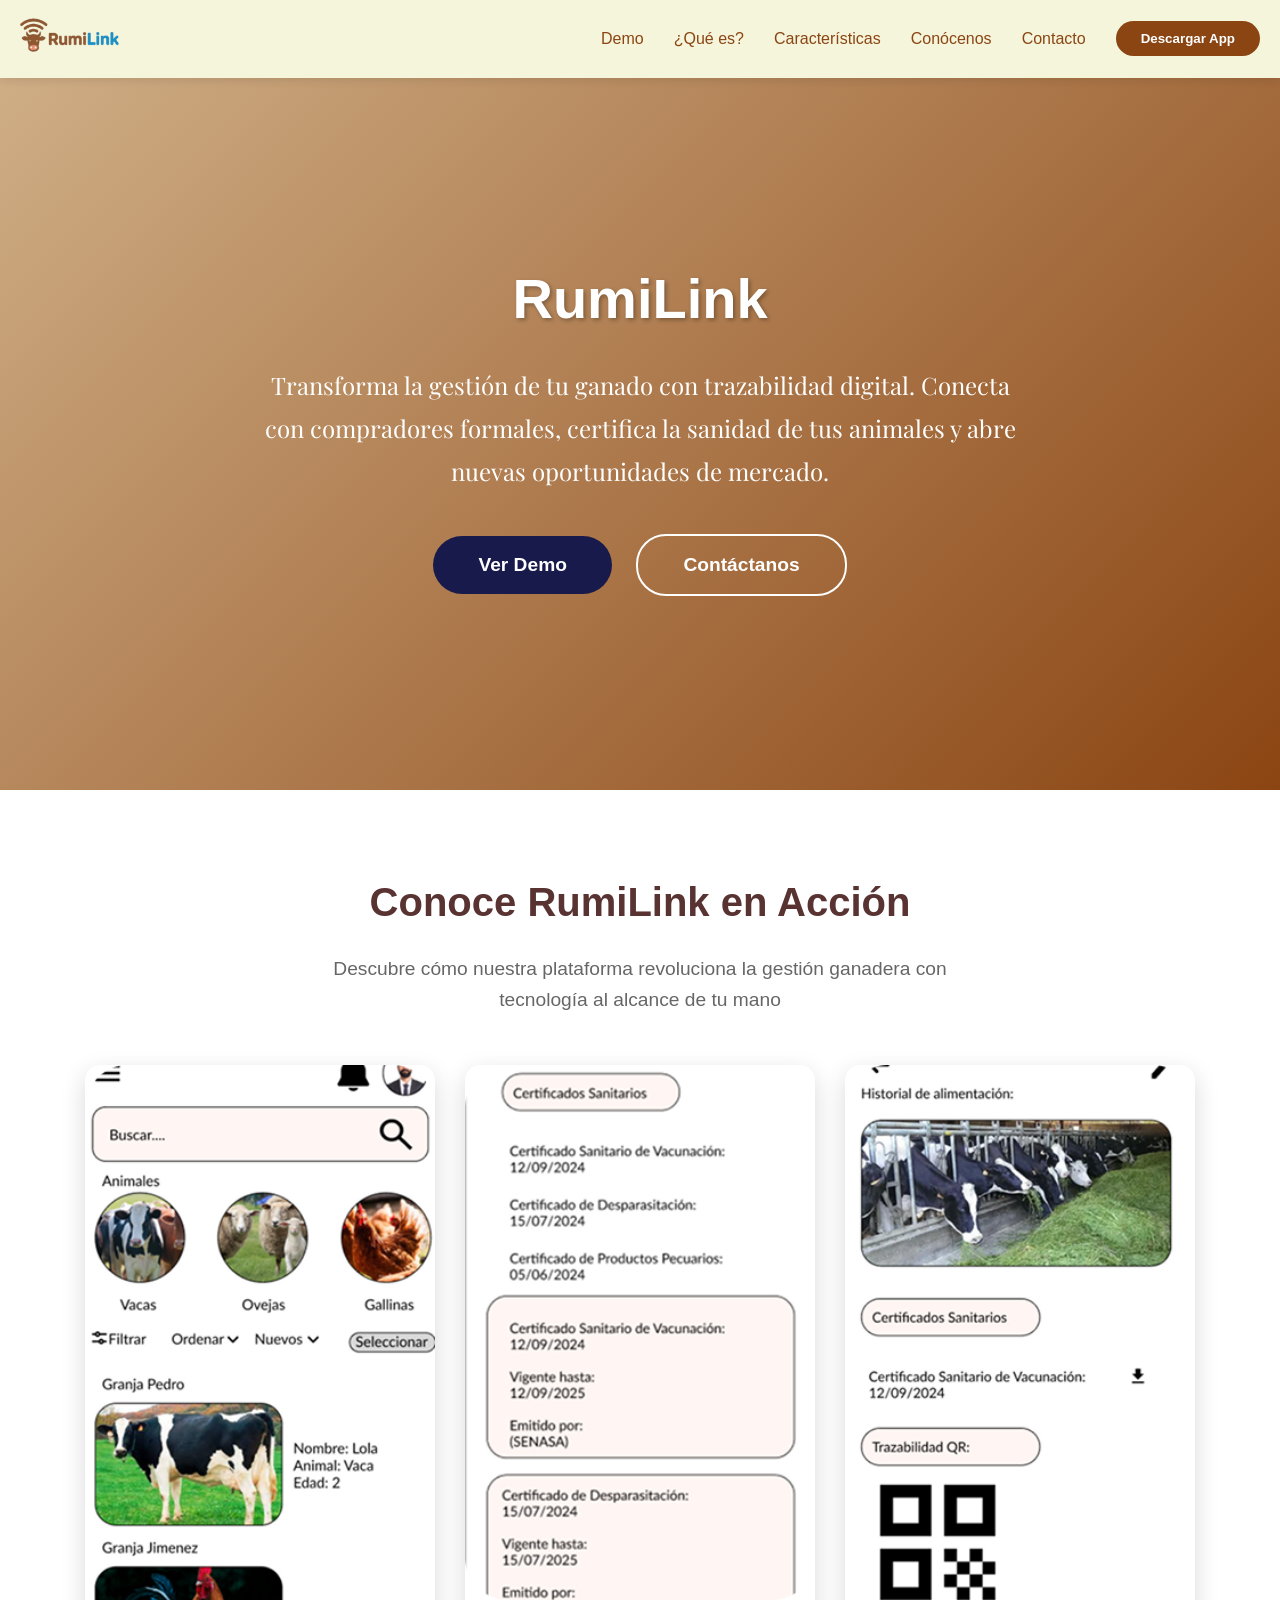
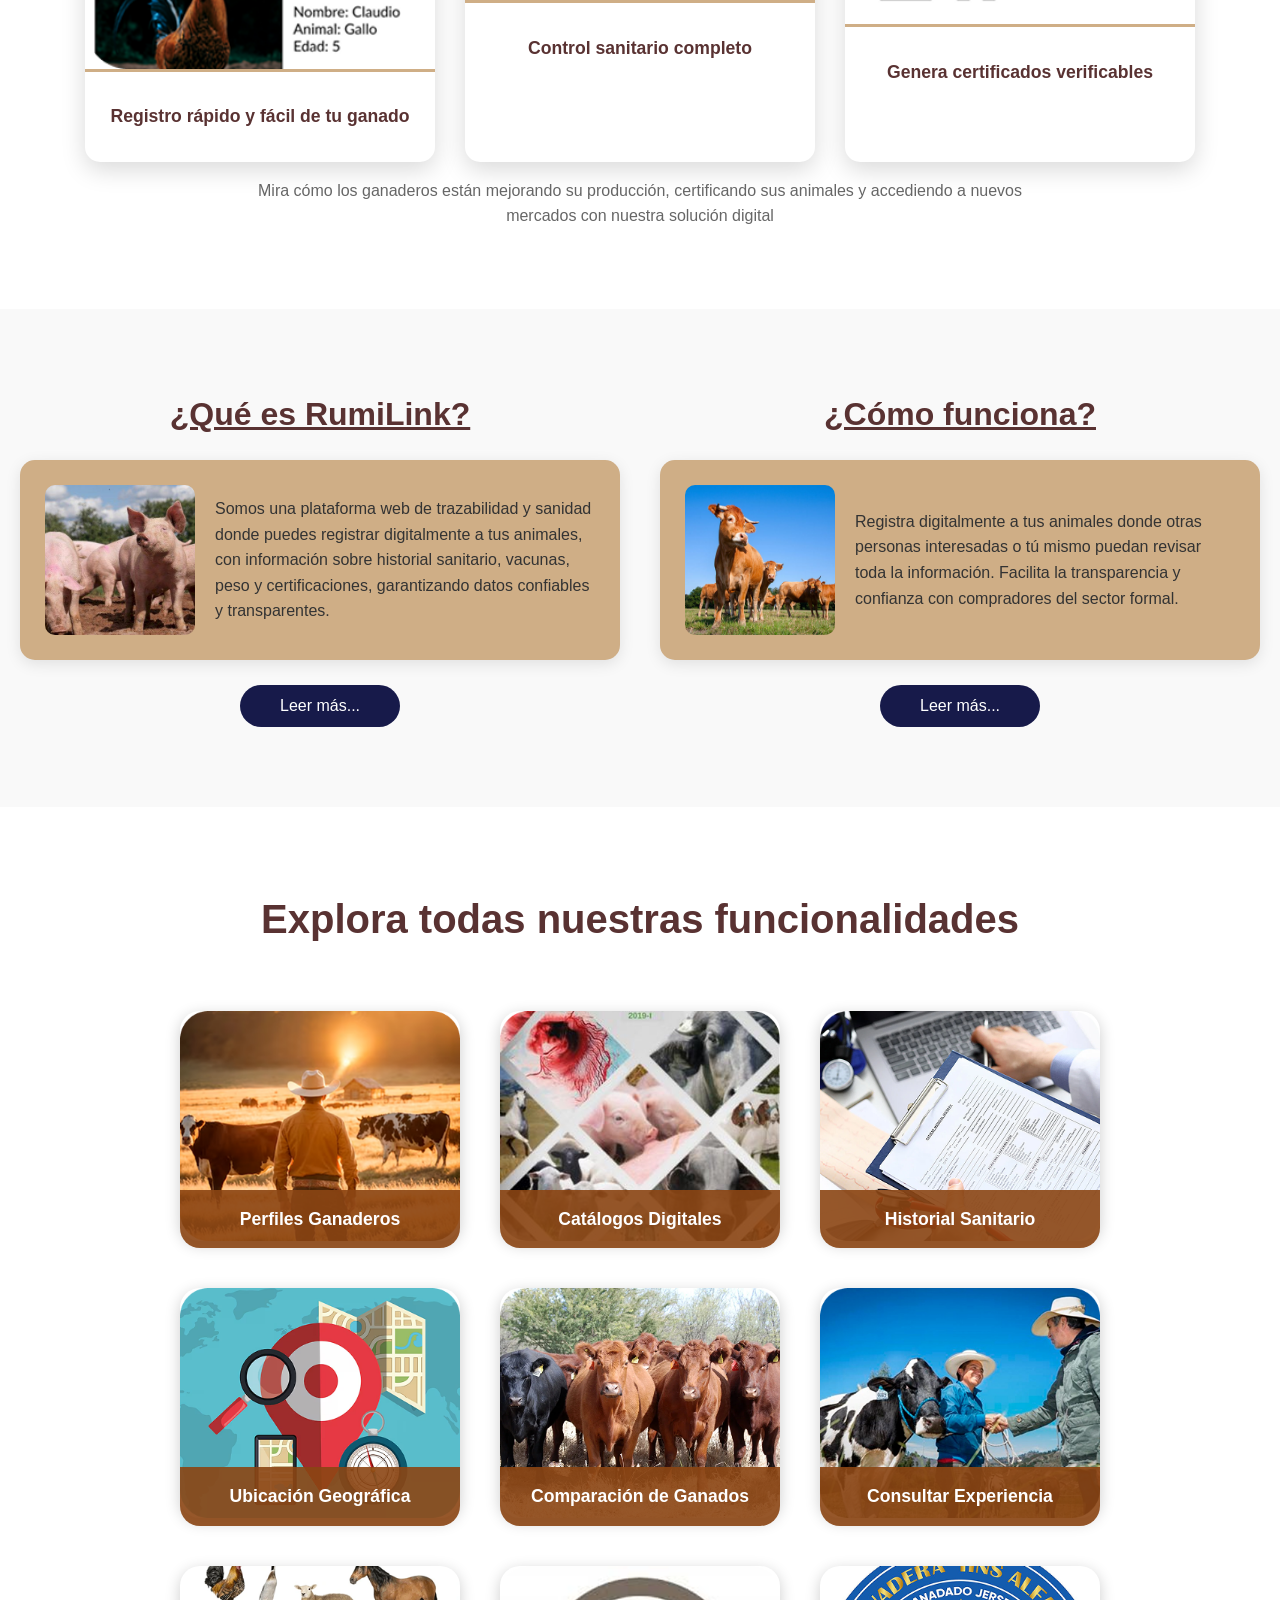
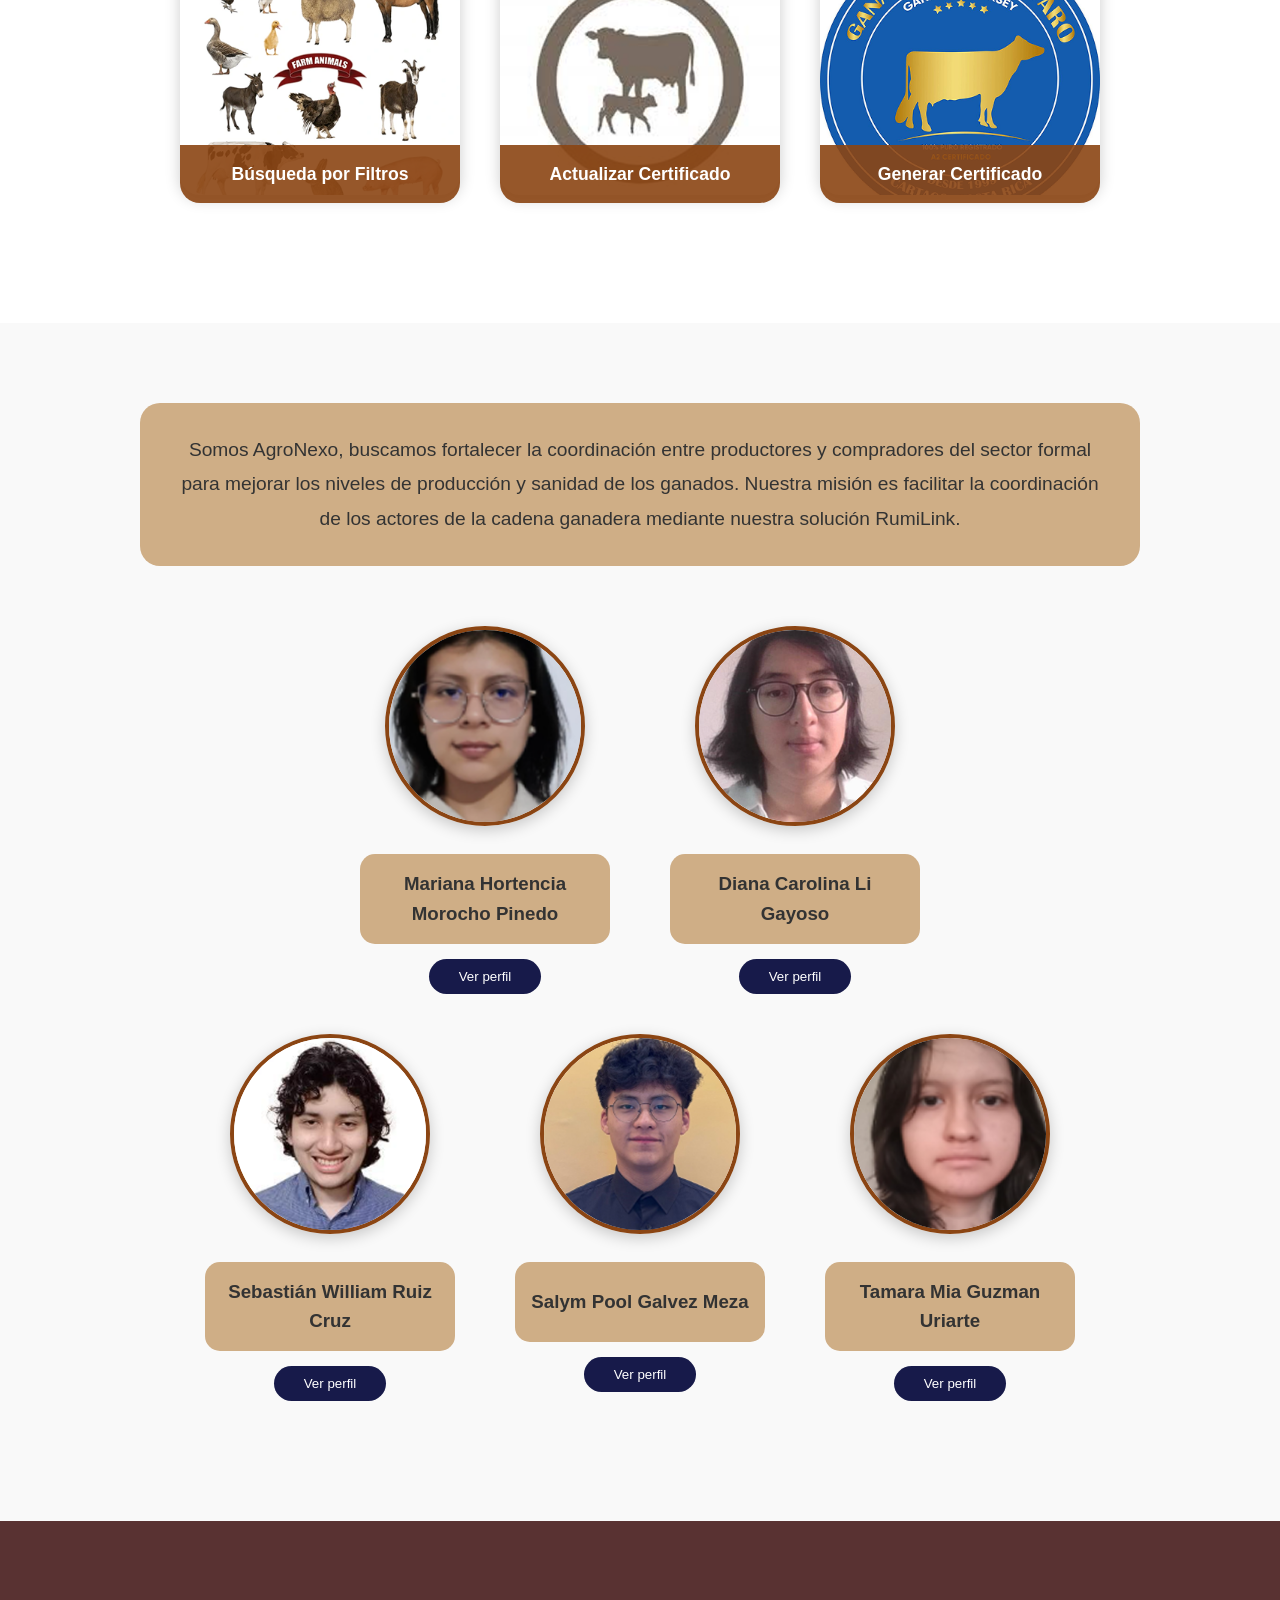
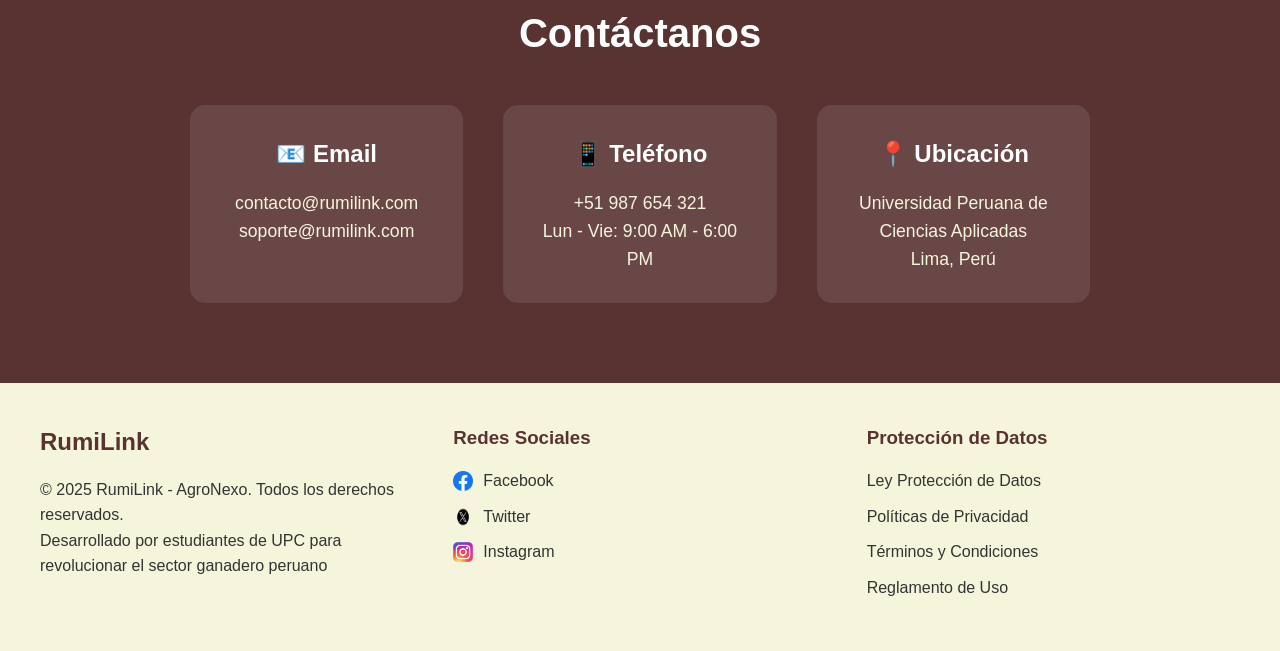
<file: index.html>
<!DOCTYPE html>
<html lang="es">
<head>
    <meta charset="UTF-8">
    <meta name="viewport" content="width=device-width, initial-scale=1.0">
    <title>RumiLink - Trazabilidad Ganadera Digital</title>
    <link rel="icon" type="image/png" href="Imagenes/LogoRumi.png">
    <link rel="stylesheet" href="styles.css">
</head>
<body>
    <!-- Header -->
    <nav class="topheader">
        <a href="#" class="logo">
            <img src="Imagenes/RumiLink_.png" alt="RumiLink Logo">
        </a>
        <button class="menu-toggle" onclick="toggleMenu()">☰</button>
        <ul class="Menu_Horizontal" id="mainMenu">
            <li><a href="#demo">Demo</a></li>
            <li><a href="#que-es">¿Qué es?</a></li>
            <li><a href="#caracteristicas">Características</a></li>
            <li><a href="#conocenos">Conócenos</a></li>
            <li><a href="#contacto">Contacto</a></li>
            <li><button class="btn-download">Descargar App</button></li>
        </ul>
    </nav>

    <!-- Hero Section con Pitch -->
    <section class="hero-section">
        <div class="hero-content">
            <h1>RumiLink</h1>
            <p class="pitch-message">
                Transforma la gestión de tu ganado con trazabilidad digital. 
                Conecta con compradores formales, certifica la sanidad de tus animales 
                y abre nuevas oportunidades de mercado.
            </p>
            <button class="cta-primary" onclick="window.location.href='#demo'">Ver Demo</button>
            <button class="cta-secondary" onclick="window.location.href='#contacto'">Contáctanos</button>
        </div>
    </section>

    <!--Demo Section -->
    <section class="demo-section" id="demo">
        <h2>Conoce RumiLink en Acción</h2>
        <p class="subtitle">
            Descubre cómo nuestra plataforma revoluciona la gestión ganadera con tecnología al alcance de tu mano
        </p>
        <div class="screenshots-gallery">
            <div class="screenshot-item">
                <img src="Imagenes/funcion9.png" alt="Registro de ganado en RumiLink">
                <p class="screenshot-caption">Registro rápido y fácil de tu ganado</p>
            </div>
            <div class="screenshot-item">
                <img src="Imagenes/funcion3.png" alt="Control sanitario digital">
                <p class="screenshot-caption">Control sanitario completo</p>
            </div>
            <div class="screenshot-item">
                <img src="Imagenes/funcion5.png" alt="Certificados digitales">
                <p class="screenshot-caption">Genera certificados verificables</p>
            </div>
        </div>
        <p style="color: #666; max-width: 800px; margin: 0 auto;">
            Mira cómo los ganaderos están mejorando su producción, certificando sus animales 
            y accediendo a nuevos mercados con nuestra solución digital
        </p>
    </section>

    <!-- ¿Qué es? / ¿Cómo funciona? -->
    <section class="descripcion" id="que-es">
        <div class="que-es">
            <h1>¿Qué es RumiLink?</h1>
            <div class="cont-que-es">
                <img src="Imagenes/cerdo.jpeg" alt="Plataforma Digital">
                <p>
                    Somos una plataforma web de trazabilidad y sanidad donde puedes registrar 
                    digitalmente a tus animales, con información sobre historial sanitario, 
                    vacunas, peso y certificaciones, garantizando datos confiables y transparentes.
                </p>
            </div>
            <button class="btn-leer-mas">Leer más...</button>
        </div>
        <div class="como-funciona">
            <h1>¿Cómo funciona?</h1>
            <div class="cont-funciona">
                <img src="Imagenes/vaca.jpg" alt="Sistema de Registro">
                <p>
                    Registra digitalmente a tus animales donde otras personas interesadas 
                    o tú mismo puedan revisar toda la información. Facilita la transparencia 
                    y confianza con compradores del sector formal.
                </p>
            </div>
            <button class="btn-leer-mas">Leer más...</button>
        </div>
    </section>

    <!-- Características -->
    <section class="gral-caracteristicas" id="caracteristicas">
        <h1>Explora todas nuestras funcionalidades</h1>
        <div class="contenedor-caracteristicas">
            <div class="caracteristica">
                <img src="Imagenes/feat1.png" alt="Perfiles Ganaderos">
                <h2>Perfiles Ganaderos</h2>
            </div>
            <div class="caracteristica">
                <img src="Imagenes/feat2.png" alt="Catálogos">
                <h2>Catálogos Digitales</h2>
            </div>
            <div class="caracteristica">
                <img src="Imagenes/feat3.png" alt="Historial">
                <h2>Historial Sanitario</h2>
            </div>
        </div>
        <div class="contenedor-caracteristicas">
            <div class="caracteristica">
                <img src="Imagenes/feat4.png" alt="Ubicación">
                <h2>Ubicación Geográfica</h2>
            </div>
            <div class="caracteristica">
                <img src="Imagenes/feat5.png" alt="Comparación">
                <h2>Comparación de Ganados</h2>
            </div>
            <div class="caracteristica">
                <img src="Imagenes/feat6.png" alt="Experiencia">
                <h2>Consultar Experiencia</h2>
            </div>
        </div>
        <div class="contenedor-caracteristicas">
            <div class="caracteristica">
                <img src="Imagenes/feat7.png" alt="Búsqueda">
                <h2>Búsqueda por Filtros</h2>
            </div>
            <div class="caracteristica">
                <img src="Imagenes/feat8.png" alt="Actualizar">
                <h2>Actualizar Certificado</h2>
            </div>
            <div class="caracteristica">
                <img src="Imagenes/feat9.png" alt="Generar">
                <h2>Generar Certificado</h2>
            </div>
        </div>
    </section>

    <!-- Conócenos -->
    <section class="gral-conocenos" id="conocenos">
        <p>
            Somos AgroNexo, buscamos fortalecer la coordinación entre productores y compradores 
            del sector formal para mejorar los niveles de producción y sanidad de los ganados. 
            Nuestra misión es facilitar la coordinación de los actores de la cadena ganadera 
            mediante nuestra solución RumiLink.
        </p>
        <div class="Integrantes">
         
            <div class="integrante">
                <img src="Imagenes/integrante2.png" alt="Mariana Morocho">
                <h3>Mariana Hortencia Morocho Pinedo</h3>
                <button>Ver perfil</button>
            </div>
            <div class="integrante">
                <img src="Imagenes/integrante3.png" alt="Diana Li">
                <h3>Diana Carolina Li Gayoso</h3>
                <button>Ver perfil</button>
            </div>
        </div>
        <div class="Integrantes">
            <div class="integrante">
                <img src="Imagenes/integrante4.png" alt="Sebastián Ruiz">
                <h3>Sebastián William Ruiz Cruz</h3>
                <button>Ver perfil</button>
            </div>
            <div class="integrante">
                <img src="Imagenes/integrante5.png" alt="Salym Galvez">
                <h3>Salym Pool Galvez Meza</h3>
                <button>Ver perfil</button>
            </div>
            <div class="integrante">
                <img src="Imagenes/integrante6.png" alt="Tamara Guzman">
                <h3>Tamara Mia Guzman Uriarte</h3>
                <button>Ver perfil</button>
            </div>
        </div>
    </section>

    <!-- Contacto Section -->
    <section class="contacto-section" id="contacto">
        <h2>Contáctanos</h2>
        <div class="contacto-info">
            <div class="contacto-item">
                <h3>📧 Email</h3>
                <p><a href="mailto:contacto@rumilink.com">contacto@rumilink.com</a></p>
                <p><a href="mailto:soporte@rumilink.com">soporte@rumilink.com</a></p>
            </div>
            <div class="contacto-item">
                <h3>📱 Teléfono</h3>
                <p><a href="tel:+51987654321">+51 987 654 321</a></p>
                <p>Lun - Vie: 9:00 AM - 6:00 PM</p>
            </div>
            <div class="contacto-item">
                <h3>📍 Ubicación</h3>
                <p>Universidad Peruana de Ciencias Aplicadas</p>
                <p>Lima, Perú</p>
            </div>
        </div>
    </section>

    <!-- Footer -->
    <section class="seccion-footer">
        <div class="cont-gral-footer">
            <div class="footer-info">
                <h2>RumiLink</h2>
                <p>© 2025 RumiLink - AgroNexo. Todos los derechos reservados.</p>
                <p>Desarrollado por estudiantes de UPC para revolucionar el sector ganadero peruano</p>
            </div>
            <div class="footer-redes">
                <h3>Redes Sociales</h3>
                <ul class="lista-redes">
                    <li>
                        <img src="Imagenes/Facebook.png" alt="Facebook" width="20" height="20">
                        <a href="https://www.facebook.com/profile.php?id=61584659193154" target="_blank">Facebook</a>
                    </li>
                    <li>
                        <img src="Imagenes/x.png" alt="Twitter" width="20" height="20">
                        <a href="https://x.com/NexoAgro" target="_blank">Twitter</a>
                    </li>
                    <li>
                        <img src="Imagenes/Instagram.png" alt="Instagram" width="20" height="20">
                        <a href="https://www.instagram.com/agron_exo/" target="_blank">Instagram</a>
                    </li>
                </ul>
            </div>
            <div class="footer-politica">
                <h3>Protección de Datos</h3>
                <ul class="lista-proteccion">
                    <li><a href="PDFs/Ley_Proteccion_Datospdf.pdf" target="_blank">Ley Protección de Datos</a></li>
                    <li><a href="#">Políticas de Privacidad</a></li>
                    <li><a href="#">Términos y Condiciones</a></li>
                    <li><a href="#">Reglamento de Uso</a></li>
                </ul>
            </div>
        </div>
    </section>

    <script>
        function toggleMenu() {
            const menu = document.getElementById('mainMenu');
            menu.classList.toggle('active');
        }

        // Cerrar menú al hacer clic en un enlace (móvil)
        document.querySelectorAll('.Menu_Horizontal a').forEach(link => {
            link.addEventListener('click', () => {
                if (window.innerWidth <= 768) {
                    document.getElementById('mainMenu').classList.remove('active');
                }
            });
        });
    </script>
</body>
</html>
</file>
<file: styles.css>
@import url('https://fonts.googleapis.com/css2?family=Oswald:wght@200..700&family=Playfair+Display:ital,wght@0,400..900;1,400..900&family=Roboto:ital,wght@0,100..900;1,100..900&display=swap');
/* Reset y configuración base */
* {
    margin: 0;
    padding: 0;
    box-sizing: border-box;
}

body {
    font-family: 'Segoe UI', Tahoma, Geneva, Verdana, sans-serif;
    line-height: 1.6;
    color: #333;
}

html {
    scroll-behavior: smooth;
    scroll-padding-top: 80px;
}

/* ==================== HEADER ==================== */
.topheader {
    position: fixed;
    top: 0;
    left: 0;
    background-color: #f5f5dc;
    width: 100%;
    padding: 15px 20px;
    display: flex;
    justify-content: space-between;
    align-items: center;
    z-index: 1000;
    box-shadow: 0 2px 10px rgba(0,0,0,0.1);
}

.logo img {
    height: 40px;
    width: auto;
}

.menu-toggle {
    display: none;
    background: none;
    border: none;
    font-size: 28px;
    color: #8b4513;
    cursor: pointer;
}

.Menu_Horizontal {
    list-style: none;
    display: flex;
    gap: 30px;
    align-items: center;
}

.Menu_Horizontal li a {
    text-decoration: none;
    color: #8b4513;
    font-weight: 500;
    transition: all 0.3s;
}

.Menu_Horizontal li a:hover {
    color: #654321;
    text-decoration: underline;
}

.Menu_Horizontal .btn-download {
    background-color: #8b4513;
    color: white;
    padding: 10px 25px;
    border-radius: 25px;
    border: none;
    cursor: pointer;
    font-weight: 600;
    transition: all 0.3s;
}

.Menu_Horizontal .btn-download:hover {
    background-color: #654321;
    transform: translateY(-2px);
    box-shadow: 0 4px 8px rgba(0,0,0,0.2);
}

/* ==================== HERO SECTION ==================== */
.hero-section {
    margin-top: 70px;
    position: relative;
    height: 80vh;
    min-height: 500px;
    display: flex;
    align-items: center;
    justify-content: center;
    background: linear-gradient(135deg, #cfae86 0%, #8b4513 100%);
    overflow: hidden;
}

.hero-content {
    text-align: center;
    color: white;
    z-index: 2;
    padding: 20px;
    max-width: 800px;
}

.hero-content h1 {
    font-size: 3.5rem;
    margin-bottom: 20px;
    text-shadow: 2px 2px 4px rgba(0,0,0,0.3);
}

.hero-content .pitch-message {
    font-family: "Playfair Display", serif;
    font-size: 1.5rem;
    margin-bottom: 30px;
    line-height: 1.8;
}

.cta-primary {
    background-color: #171a4a;
    color: white;
    padding: 18px 45px;
    font-size: 1.2rem;
    border: none;
    border-radius: 30px;
    cursor: pointer;
    transition: all 0.3s;
    margin: 10px;
    font-weight: 600;
}

.cta-primary:hover {
    background-color: #0f1234;
    transform: scale(1.05);
    box-shadow: 0 6px 20px rgba(0,0,0,0.3);
}

.cta-secondary {
    background-color: transparent;
    color: white;
    padding: 18px 45px;
    font-size: 1.2rem;
    border: 2px solid white;
    border-radius: 30px;
    cursor: pointer;
    transition: all 0.3s;
    margin: 10px;
    font-weight: 600;
}

.cta-secondary:hover {
    background-color: white;
    color: #8b4513;
}

/* ==================== DEMO SECTION ==================== */
.demo-section {
    padding: 80px 20px;
    background-color: #fff;
    text-align: center;
}

.demo-section h2 {
    font-size: 2.5rem;
    color: #593232;
    margin-bottom: 20px;
}

.demo-section .subtitle {
    font-size: 1.2rem;
    color: #666;
    margin-bottom: 50px;
    max-width: 700px;
    margin-left: auto;
    margin-right: auto;
}

.video-container {
    max-width: 900px;
    margin: 0 auto 40px;
    border-radius: 15px;
    overflow: hidden;
    box-shadow: 0 10px 30px rgba(0,0,0,0.2);
    background-color: #cfae86;
    padding: 20px;
}

/* Galería de Screenshots */
.screenshots-gallery {
    display: flex;
    flex-wrap: wrap;
    gap: 30px;
    justify-content: center;
    max-width: 1200px;
    margin: 0 auto;
    margin-bottom: 1rem;
}

.screenshot-item {
    flex: 1;
    min-width: 280px;
    max-width: 350px;
    background-color: #fff;
    border-radius: 15px;
    overflow: hidden;
    box-shadow: 0 8px 25px rgba(0,0,0,0.15);
    transition: transform 0.3s, box-shadow 0.3s;
    display: flex;
    flex-direction: column;
}

.screenshot-item:hover {
    transform: translateY(-10px);
    box-shadow: 0 12px 35px rgba(0,0,0,0.25);
}

.screenshot-item img {
    width: 100%;
    height: auto;
    display: block;
    border-bottom: 3px solid #cfae86;
    flex-shrink: 0;
}

.screenshot-caption {
    padding: 20px;
    text-align: center;
    font-weight: 600;
    color: #593232;
    font-size: 1.1rem;
    height: 90px;
    display: flex;
    align-items: center;
    justify-content: center;
    flex-shrink: 0;
}

/*imagen única */
.video-placeholder {
    position: relative;
    width: 100%;
    border-radius: 10px;
    overflow: hidden;
    background-color: #000;
}

.video-placeholder img {
    width: 100%;
    height: auto;
    display: block;
    border-radius: 10px;
    box-shadow: 0 4px 15px rgba(0,0,0,0.3);
}

.video-placeholder iframe,
.video-placeholder video {
    position: absolute;
    top: 0;
    left: 0;
    width: 100%;
    height: 100%;
    border-radius: 10px;
}

/* ==================== DESCRIPCIÓN SECTION ==================== */
.descripcion {
    padding: 80px 20px;
    background-color: #f9f9f9;
    display: flex;
    flex-wrap: wrap;
    gap: 40px;
    justify-content: center;
    max-width: 1400px;
    margin: 0 auto;
}

.que-es, .como-funciona {
    flex: 1;
    min-width: 300px;
    max-width: 600px;
}

.que-es h1, .como-funciona h1 {
    color: #593232;
    font-size: 2rem;
    text-align: center;
    margin-bottom: 20px;
    text-decoration: underline;
}

.cont-que-es, .cont-funciona {
    background-color: #cfae86;
    border-radius: 15px;
    padding: 25px;
    display: flex;
    flex-wrap: wrap;
    gap: 20px;
    align-items: center;
    box-shadow: 0 4px 15px rgba(0,0,0,0.1);
}

.cont-que-es img, .cont-funciona img {
    width: 150px;
    height: 150px;
    object-fit: cover;
    border-radius: 10px;
    flex-shrink: 0;
}

.cont-que-es p, .cont-funciona p {
    flex: 1;
    min-width: 200px;
    line-height: 1.6;
}

.btn-leer-mas {
    display: block;
    margin: 25px auto 0;
    background-color: #171a4a;
    color: white;
    padding: 12px 40px;
    border: none;
    border-radius: 25px;
    cursor: pointer;
    font-size: 1rem;
    transition: all 0.3s;
}

.btn-leer-mas:hover {
    background-color: #0f1234;
    transform: translateY(-2px);
}

/* ==================== CARACTERÍSTICAS ==================== */
.gral-caracteristicas {
    padding: 80px 20px;
    background-color: #fff;
    text-align: center;
}

.gral-caracteristicas h1 {
    font-size: 2.5rem;
    color: #593232;
    margin-bottom: 60px;
}

.contenedor-caracteristicas {
    display: flex;
    flex-wrap: wrap;
    gap: 40px;
    justify-content: center;
    max-width: 1200px;
    margin: 0 auto 40px;
}

.caracteristica {
    width: 280px;
    position: relative;
}

.caracteristica img {
    width: 100%;
    height: auto;
    border-radius: 20px;
    box-shadow: 0 4px 15px rgba(0,0,0,0.2);
}

.caracteristica h2 {
    position: absolute;
    bottom: 0;
    left: 0;
    right: 0;
    background-color: rgba(139, 69, 19, 0.9);
    color: white;
    padding: 15px;
    border-radius: 0 0 20px 20px;
    font-size: 1.1rem;
}

/* ==================== CONÓCENOS ==================== */
.gral-conocenos {
    padding: 80px 20px;
    background-color: #f9f9f9;
    text-align: center;
}

.gral-conocenos > p {
    background-color: #cfae86;
    padding: 30px;
    border-radius: 20px;
    font-size: 1.2rem;
    max-width: 1000px;
    margin: 0 auto 60px;
    line-height: 1.8;
}

.Integrantes {
    display: flex;
    flex-wrap: wrap;
    gap: 60px;
    justify-content: center;
    max-width: 1200px;
    margin: 0 auto 40px;
}

.integrante {
    width: 250px;
}

.integrante img {
    width: 200px;
    height: 200px;
    border-radius: 50%;
    border: 4px solid #8b4513;
    margin-bottom: 20px;
    object-fit: cover;
    box-shadow: 0 4px 15px rgba(0,0,0,0.2);
}

.integrante h3 {
    background-color: #cfae86;
    padding: 15px;
    border-radius: 15px;
    margin-bottom: 15px;
    min-height: 80px;
    display: flex;
    align-items: center;
    justify-content: center;
}

.integrante button {
    background-color: #171a4a;
    color: white;
    padding: 10px 30px;
    border: none;
    border-radius: 20px;
    cursor: pointer;
    transition: all 0.3s;
}

.integrante button:hover {
    background-color: #0f1234;
    transform: translateY(-2px);
}

/* ==================== CONTACTO ==================== */
.contacto-section {
    padding: 80px 20px;
    background-color: #593232;
    color: white;
    text-align: center;
}

.contacto-section h2 {
    font-size: 2.5rem;
    margin-bottom: 40px;
}

.contacto-info {
    display: flex;
    flex-wrap: wrap;
    gap: 40px;
    justify-content: center;
    max-width: 900px;
    margin: 0 auto;
}

.contacto-item {
    flex: 1;
    min-width: 250px;
    background-color: rgba(255,255,255,0.1);
    padding: 30px;
    border-radius: 15px;
}

.contacto-item h3 {
    font-size: 1.5rem;
    margin-bottom: 15px;
}

.contacto-item p, .contacto-item a {
    color: #f5f5dc;
    text-decoration: none;
    font-size: 1.1rem;
}

.contacto-item a:hover {
    text-decoration: underline;
}

/* ==================== FOOTER ==================== */
.seccion-footer {
    background-color: #f5f5dc;
    padding: 40px 20px;
}

.cont-gral-footer {
    display: flex;
    flex-wrap: wrap;
    gap: 40px;
    justify-content: space-around;
    max-width: 1200px;
    margin: 0 auto;
}

.footer-info, .footer-redes, .footer-politica {
    flex: 1;
    min-width: 250px;
}

.footer-info h2, .footer-redes h3, .footer-politica h3 {
    color: #593232;
    margin-bottom: 15px;
}

.lista-redes, .lista-proteccion {
    list-style: none;
}

.lista-redes li, .lista-proteccion li {
    margin-bottom: 10px;
    display: flex;
    align-items: center;
    gap: 10px;
}

.lista-redes li a, .lista-proteccion li a {
    color: #333;
    text-decoration: none;
}

.lista-redes li a:hover, .lista-proteccion li a:hover {
    color: #8b4513;
    text-decoration: underline;
}

/* ==================== RESPONSIVE DESIGN ==================== */
@media (max-width: 768px) {
    .menu-toggle {
        display: block;
    }

    .Menu_Horizontal {
        display: none;
        position: absolute;
        top: 70px;
        left: 0;
        right: 0;
        background-color: #f5f5dc;
        flex-direction: column;
        padding: 20px;
        box-shadow: 0 4px 10px rgba(0,0,0,0.1);
    }

    .Menu_Horizontal.active {
        display: flex;
    }

    .hero-content h1 {
        font-size: 2rem;
    }

    .hero-content .pitch-message {
        font-size: 1.1rem;
    }

    .cta-primary, .cta-secondary {
        padding: 15px 30px;
        font-size: 1rem;
    }

    .demo-section h2 {
        font-size: 2rem;
    }

    .caracteristica {
        width: 100%;
        max-width: 350px;
    }
}

@media (max-width: 480px) {
    .hero-content h1 {
        font-size: 1.5rem;
    }

    .cta-primary, .cta-secondary {
        display: block;
        width: 100%;
        margin: 10px 0;
    }

    .cont-que-es, .cont-funciona {
        flex-direction: column;
        text-align: center;
    }

    .cont-que-es img, .cont-funciona img {
        width: 100%;
        max-width: 200px;
    }
}
</file>
